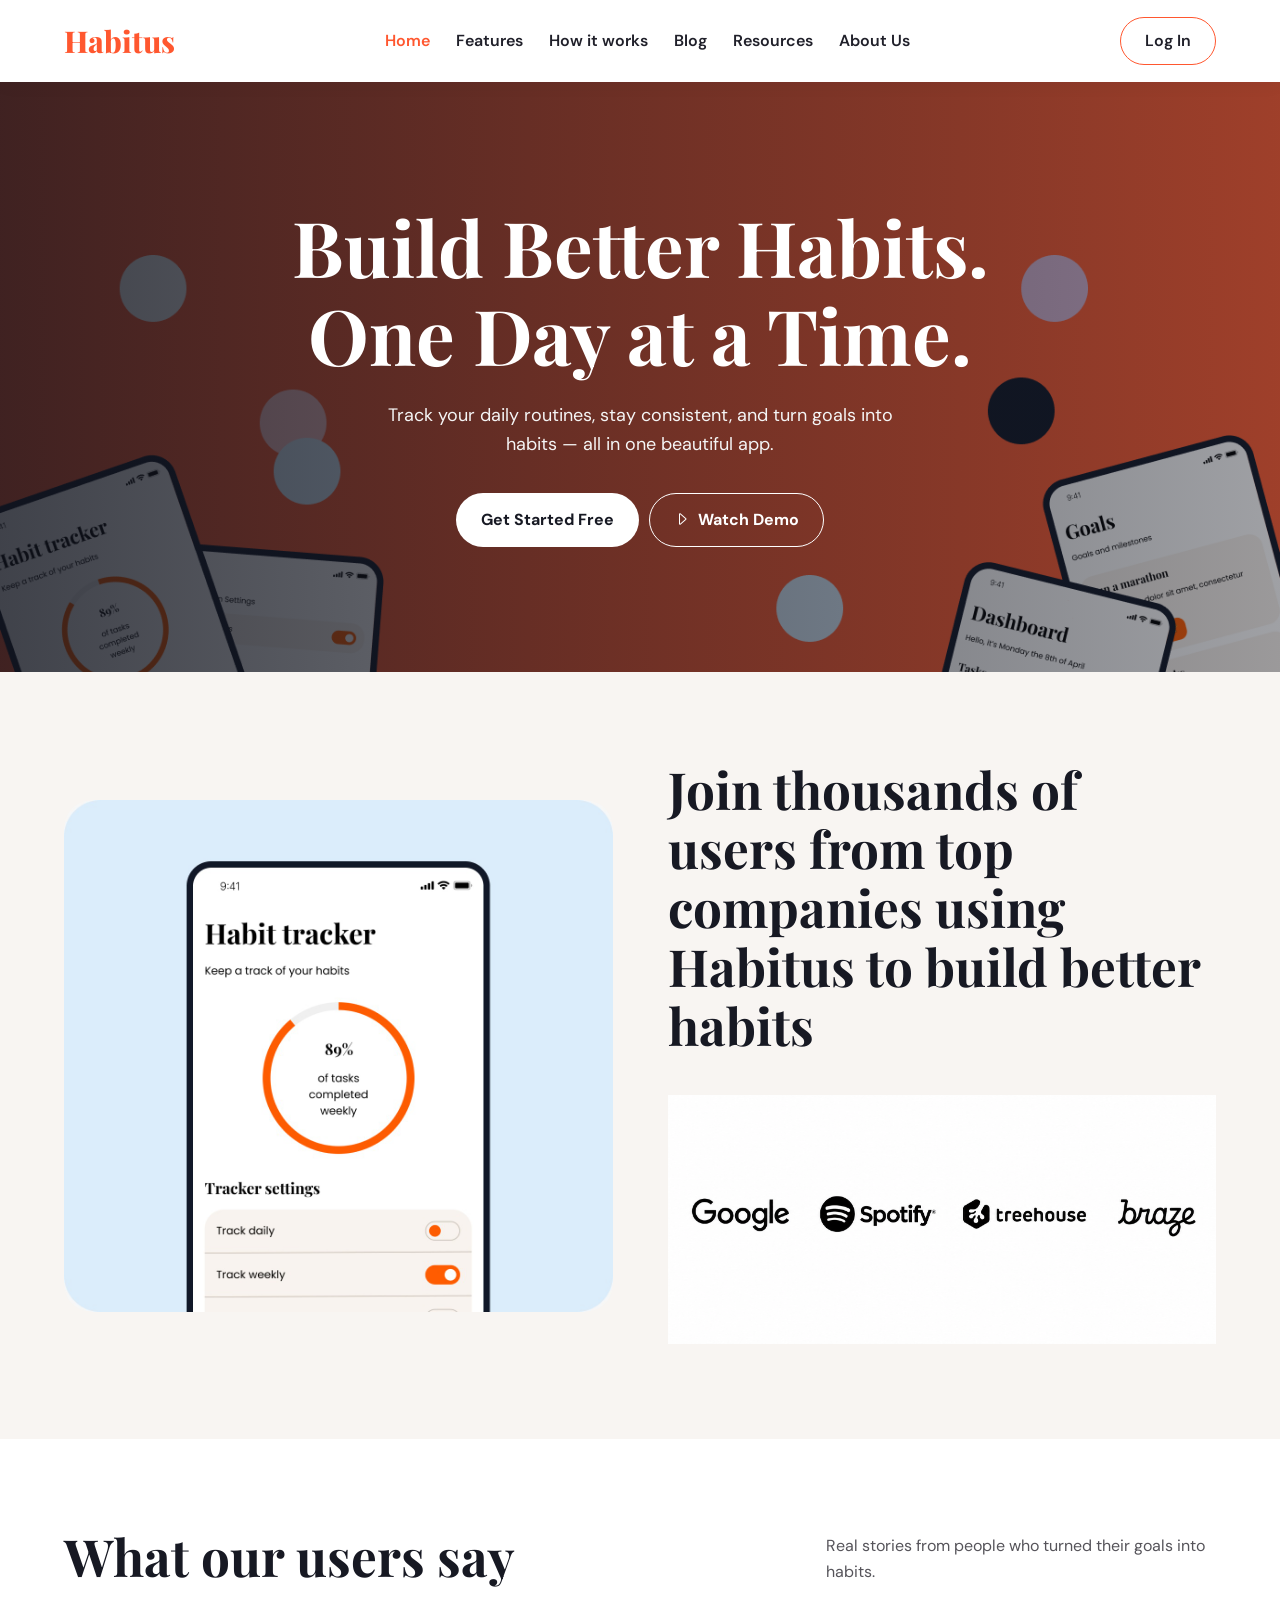
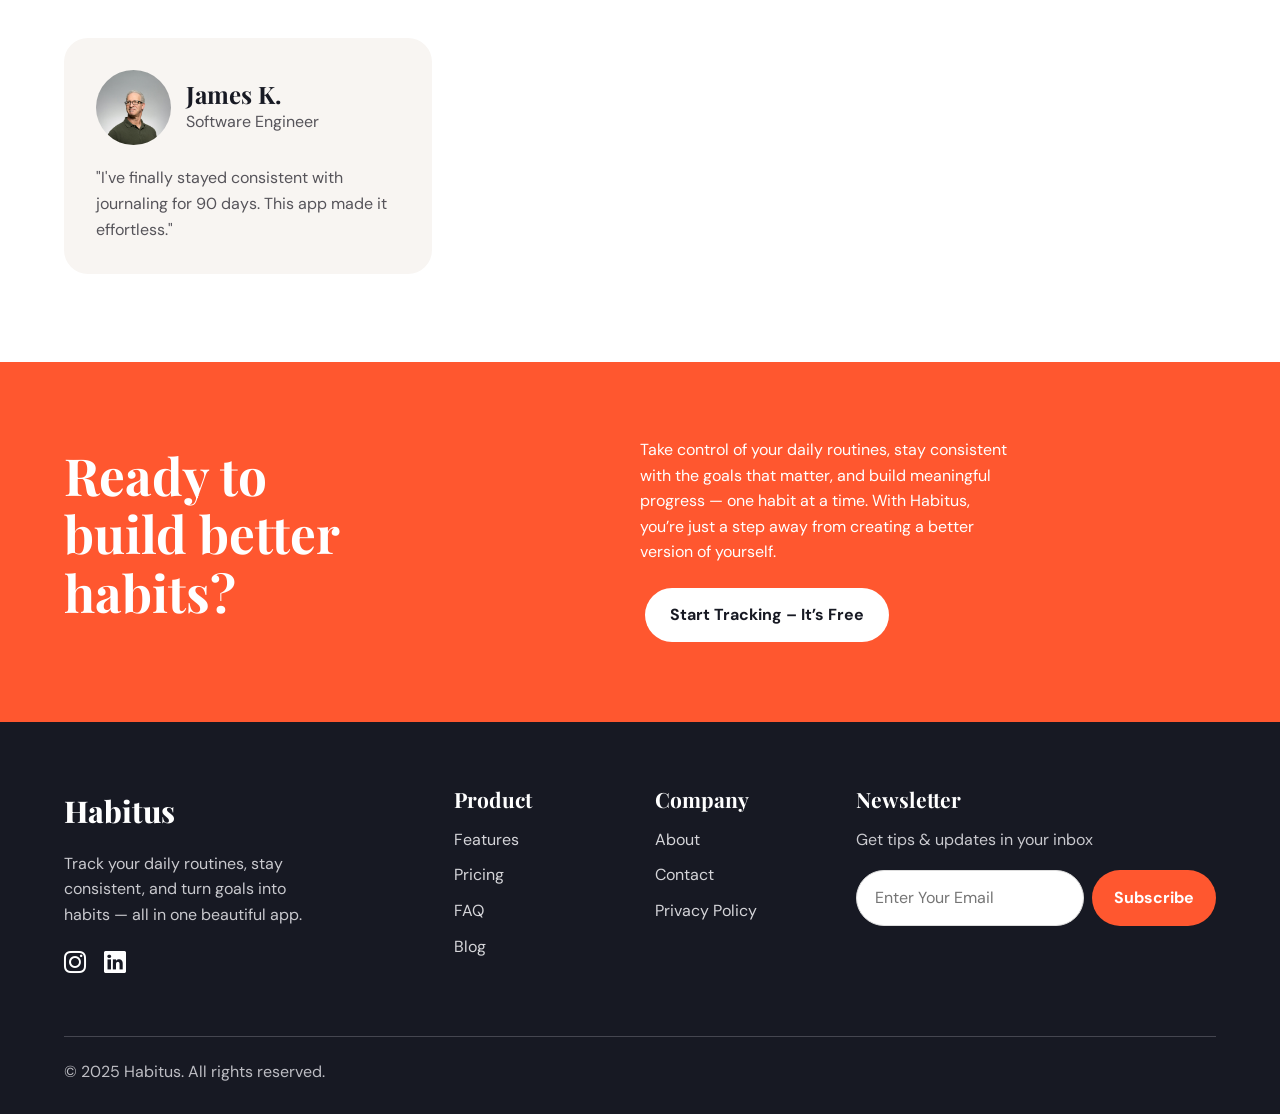
<file: index.html>
<!doctype html><html lang="en"><head><meta charset="utf-8"><meta name="viewport" content="width=device-width, initial-scale=1"><title>Home | Habitus</title><link rel="preconnect" href="https://fonts.googleapis.com"><link rel="preconnect" href="https://fonts.gstatic.com" crossorigin><link href="https://fonts.googleapis.com/css2?family=DM+Sans:wght@400;500;600;700&family=Playfair+Display:wght@600;700;800&display=swap" rel="stylesheet"><link rel="stylesheet" href="https://cdn.jsdelivr.net/npm/bootstrap-icons@1.13.1/font/bootstrap-icons.min.css"><link rel="stylesheet" href="style.css"></head><body><header class="site-header"><nav class="nav wrap"><a class="brand" href="index.html">Habitus</a><button class="menu-toggle" aria-label="Toggle navigation" aria-expanded="false">☰</button><ul class="nav-links"><li><a class="active" href="index.html">Home</a></li><li><a class="" href="features.html">Features</a></li><li><a class="" href="how-it-works.html">How it works</a></li><li><a class="" href="blog.html">Blog</a></li><li><a class="" href="resources.html">Resources</a></li><li><a class="" href="about.html">About Us</a></li></ul><a class="login" href="contact.html">Log In</a></nav></header><main><section class="hero"><div class="wrap hero-content"><h1>Build Better Habits.<br>One Day at a Time.</h1><p>Track your daily routines, stay consistent, and turn goals into<br class="desktop"> habits — all in one beautiful app.</p><a class="btn btn-light" href="pricing.html">Get Started Free</a><a class="btn btn-outline" href="how-it-works.html"><i class="bi bi-caret-right"></i> Watch Demo</a></div></section><section class="section soft"><div class="wrap split"><img class="company-img" src="habit tracker.jpeg" alt="Habit Tracker"><div><h2>Join thousands of users from top companies using Habitus to build better habits</h2><img class="logos" src="all logos.png" alt="Company logos"></div></div></section><section class="section"><div class="wrap"><div class="section-heading"><h2>What our users say</h2><p>Real stories from people who turned their goals into habits.</p></div><div class="cards"><article class="card review"><img src="james k.jpg" alt="James K."><div><h3>James K.</h3><p>Software Engineer</p></div><p class="quote">"I've finally stayed consistent with journaling for 90 days. This app made it effortless."</p></article></div></div></section><section class="cta"><div class="wrap cta-inner"><h2>Ready to<br>build better<br>habits?</h2><div><p>Take control of your daily routines, stay consistent<br>with the goals that matter, and build meaningful<br>progress — one habit at a time. With Habitus,<br>you’re just a step away from creating a better<br>version of yourself.</p><a class="btn btn-light" href="pricing.html">Start Tracking – It’s Free</a></div></div></section></main><footer class="footer"><div class="wrap footer-grid"><div><a class="brand" href="index.html">Habitus</a><p>Track your daily routines, stay<br> consistent, and turn goals into<br> habits — all in one beautiful app.</p><div class="social"><i class="bi bi-instagram"></i><i class="bi bi-linkedin"></i></div></div><div><h3>Product</h3><a href="features.html">Features</a><a href="pricing.html">Pricing</a><a href="faq.html">FAQ</a><a href="blog.html">Blog</a></div><div><h3>Company</h3><a href="about.html">About</a><a href="contact.html">Contact</a><a href="contact.html">Privacy Policy</a></div><div><h3>Newsletter</h3><p>Get tips &amp; updates in your inbox</p><form class="newsletter"><input type="email" placeholder="Enter Your Email" aria-label="Enter Your Email"><button type="submit">Subscribe</button></form></div><div class="copyright">© 2025 Habitus. All rights reserved.</div></div></footer><script src="script.js"></script></body></html>
</file>
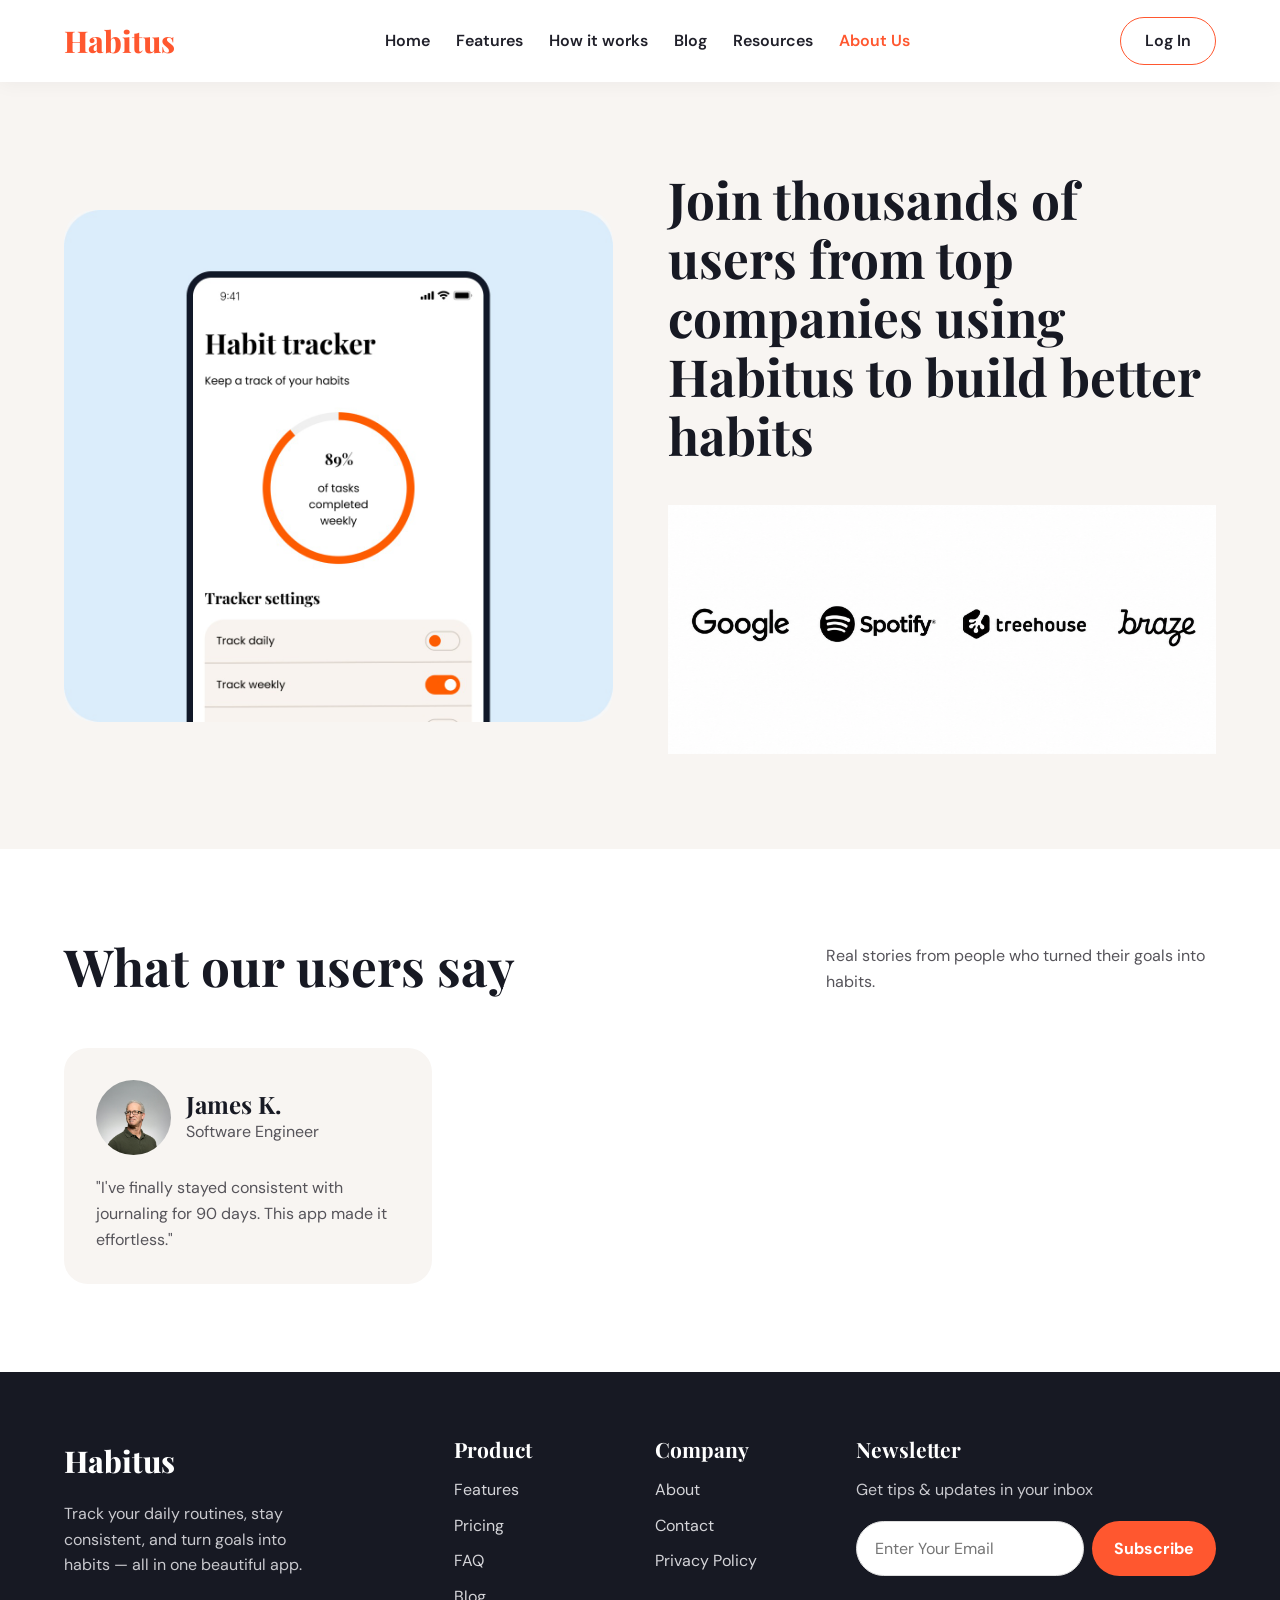
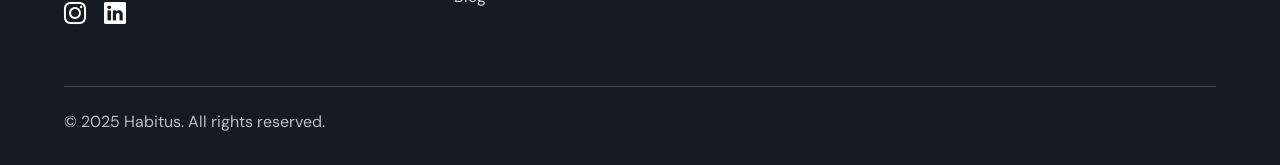
<file: about.html>
<!doctype html><html lang="en"><head><meta charset="utf-8"><meta name="viewport" content="width=device-width, initial-scale=1"><title>About Us | Habitus</title><link rel="preconnect" href="https://fonts.googleapis.com"><link rel="preconnect" href="https://fonts.gstatic.com" crossorigin><link href="https://fonts.googleapis.com/css2?family=DM+Sans:wght@400;500;600;700&family=Playfair+Display:wght@600;700;800&display=swap" rel="stylesheet"><link rel="stylesheet" href="https://cdn.jsdelivr.net/npm/bootstrap-icons@1.13.1/font/bootstrap-icons.min.css"><link rel="stylesheet" href="style.css"></head><body><header class="site-header"><nav class="nav wrap"><a class="brand" href="index.html">Habitus</a><button class="menu-toggle" aria-label="Toggle navigation" aria-expanded="false">☰</button><ul class="nav-links"><li><a class="" href="index.html">Home</a></li><li><a class="" href="features.html">Features</a></li><li><a class="" href="how-it-works.html">How it works</a></li><li><a class="" href="blog.html">Blog</a></li><li><a class="" href="resources.html">Resources</a></li><li><a class="active" href="about.html">About Us</a></li></ul><a class="login" href="contact.html">Log In</a></nav></header><main><section class="section soft"><div class="wrap split"><img class="company-img" src="habit tracker.jpeg" alt="Habit Tracker"><div><h2>Join thousands of users from top companies using Habitus to build better habits</h2><img class="logos" src="all logos.png" alt="Company logos"></div></div></section><section class="section"><div class="wrap"><div class="section-heading"><h2>What our users say</h2><p>Real stories from people who turned their goals into habits.</p></div><div class="cards"><article class="card review"><img src="james k.jpg" alt="James K."><div><h3>James K.</h3><p>Software Engineer</p></div><p class="quote">"I've finally stayed consistent with journaling for 90 days. This app made it effortless."</p></article></div></div></section></main><footer class="footer"><div class="wrap footer-grid"><div><a class="brand" href="index.html">Habitus</a><p>Track your daily routines, stay<br> consistent, and turn goals into<br> habits — all in one beautiful app.</p><div class="social"><i class="bi bi-instagram"></i><i class="bi bi-linkedin"></i></div></div><div><h3>Product</h3><a href="features.html">Features</a><a href="pricing.html">Pricing</a><a href="faq.html">FAQ</a><a href="blog.html">Blog</a></div><div><h3>Company</h3><a href="about.html">About</a><a href="contact.html">Contact</a><a href="contact.html">Privacy Policy</a></div><div><h3>Newsletter</h3><p>Get tips &amp; updates in your inbox</p><form class="newsletter"><input type="email" placeholder="Enter Your Email" aria-label="Enter Your Email"><button type="submit">Subscribe</button></form></div><div class="copyright">© 2025 Habitus. All rights reserved.</div></div></footer><script src="script.js"></script></body></html>
</file>
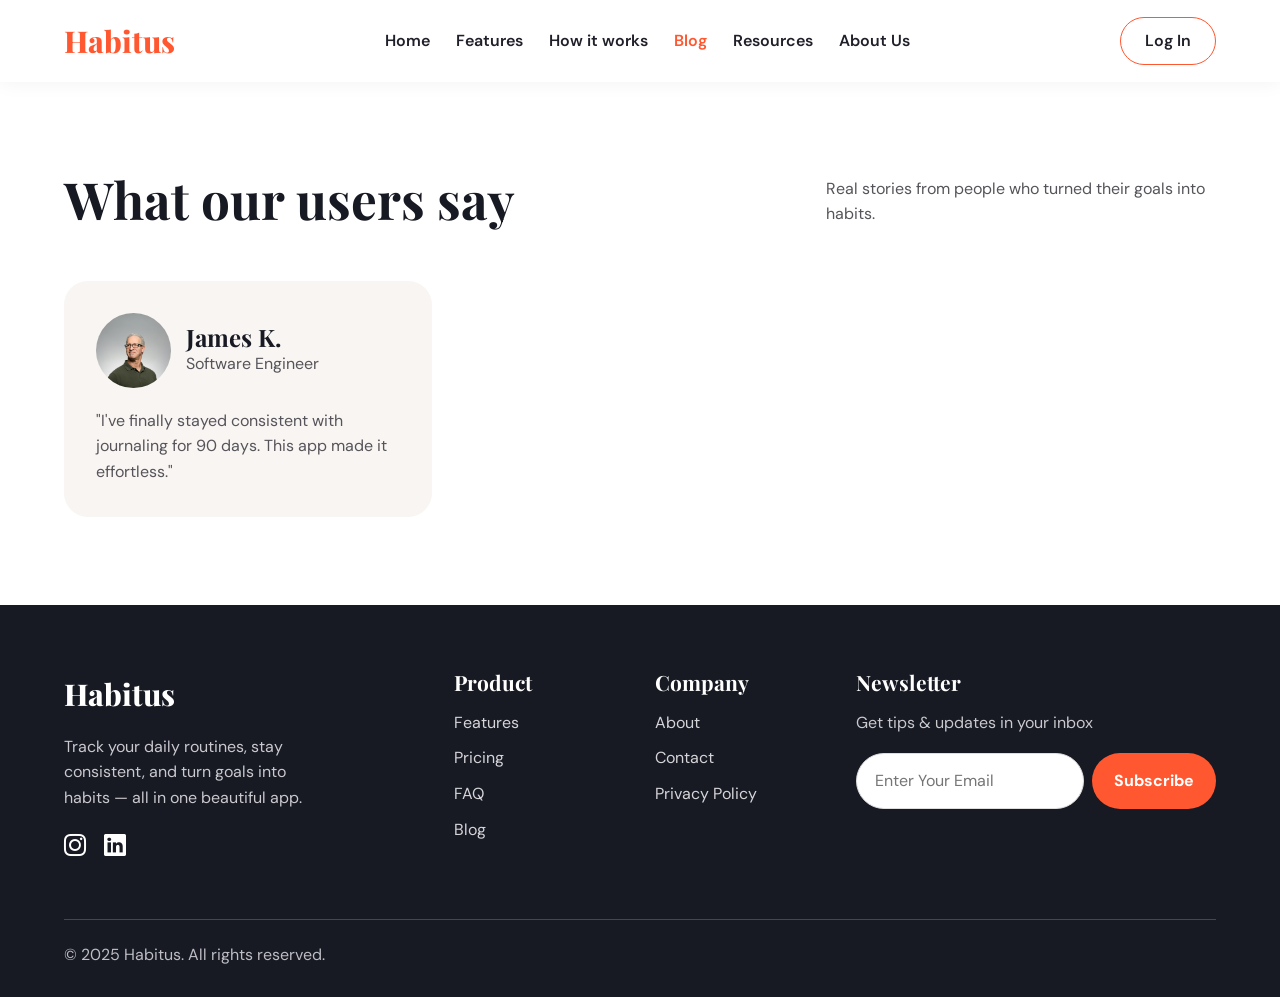
<file: blog.html>
<!doctype html><html lang="en"><head><meta charset="utf-8"><meta name="viewport" content="width=device-width, initial-scale=1"><title>Blog | Habitus</title><link rel="preconnect" href="https://fonts.googleapis.com"><link rel="preconnect" href="https://fonts.gstatic.com" crossorigin><link href="https://fonts.googleapis.com/css2?family=DM+Sans:wght@400;500;600;700&family=Playfair+Display:wght@600;700;800&display=swap" rel="stylesheet"><link rel="stylesheet" href="https://cdn.jsdelivr.net/npm/bootstrap-icons@1.13.1/font/bootstrap-icons.min.css"><link rel="stylesheet" href="style.css"></head><body><header class="site-header"><nav class="nav wrap"><a class="brand" href="index.html">Habitus</a><button class="menu-toggle" aria-label="Toggle navigation" aria-expanded="false">☰</button><ul class="nav-links"><li><a class="" href="index.html">Home</a></li><li><a class="" href="features.html">Features</a></li><li><a class="" href="how-it-works.html">How it works</a></li><li><a class="active" href="blog.html">Blog</a></li><li><a class="" href="resources.html">Resources</a></li><li><a class="" href="about.html">About Us</a></li></ul><a class="login" href="contact.html">Log In</a></nav></header><main><section class="section"><div class="wrap"><div class="section-heading"><h2>What our users say</h2><p>Real stories from people who turned their goals into habits.</p></div><div class="cards"><article class="card review"><img src="james k.jpg" alt="James K."><div><h3>James K.</h3><p>Software Engineer</p></div><p class="quote">"I've finally stayed consistent with journaling for 90 days. This app made it effortless."</p></article></div></div></section></main><footer class="footer"><div class="wrap footer-grid"><div><a class="brand" href="index.html">Habitus</a><p>Track your daily routines, stay<br> consistent, and turn goals into<br> habits — all in one beautiful app.</p><div class="social"><i class="bi bi-instagram"></i><i class="bi bi-linkedin"></i></div></div><div><h3>Product</h3><a href="features.html">Features</a><a href="pricing.html">Pricing</a><a href="faq.html">FAQ</a><a href="blog.html">Blog</a></div><div><h3>Company</h3><a href="about.html">About</a><a href="contact.html">Contact</a><a href="contact.html">Privacy Policy</a></div><div><h3>Newsletter</h3><p>Get tips &amp; updates in your inbox</p><form class="newsletter"><input type="email" placeholder="Enter Your Email" aria-label="Enter Your Email"><button type="submit">Subscribe</button></form></div><div class="copyright">© 2025 Habitus. All rights reserved.</div></div></footer><script src="script.js"></script></body></html>
</file>
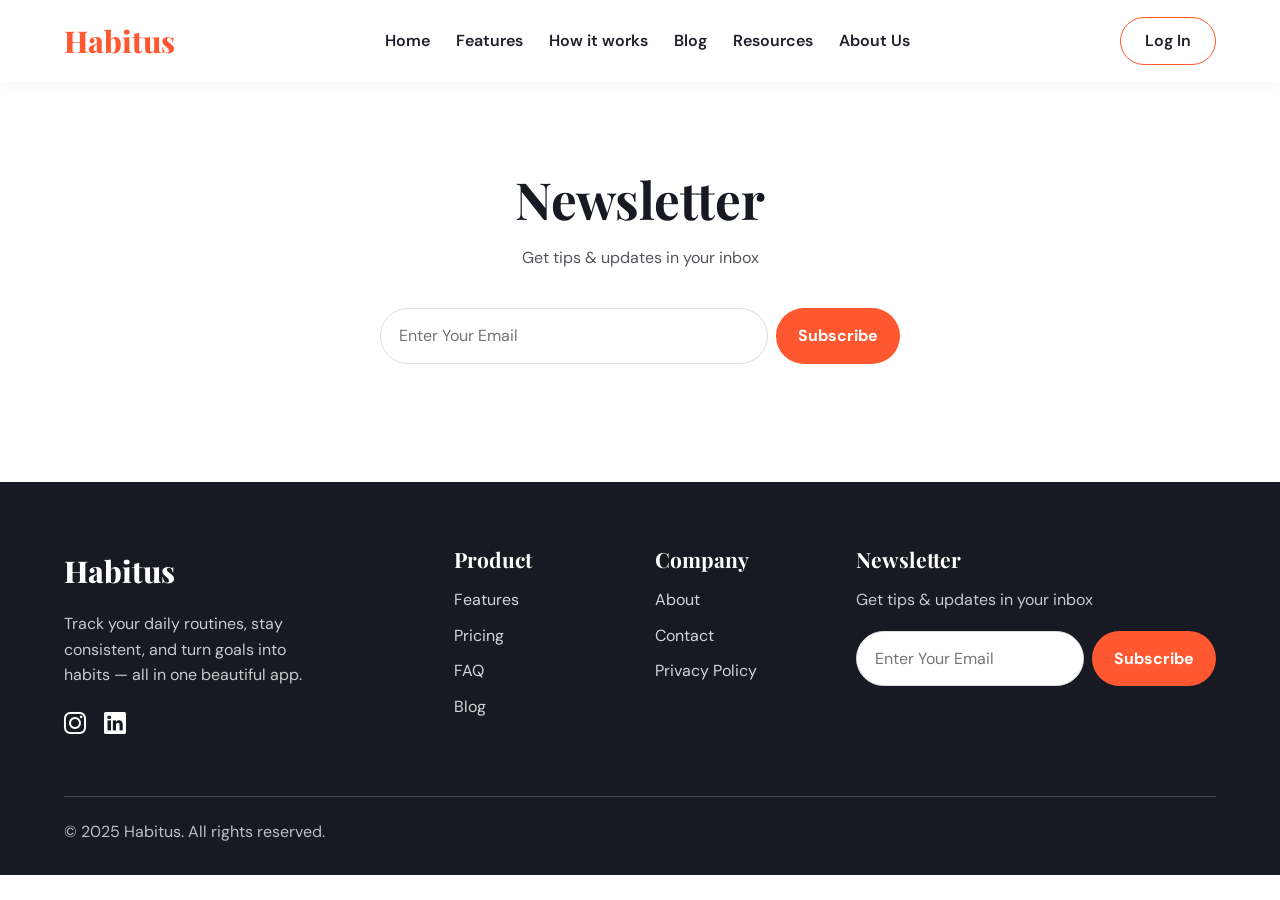
<file: contact.html>
<!doctype html><html lang="en"><head><meta charset="utf-8"><meta name="viewport" content="width=device-width, initial-scale=1"><title>Contact | Habitus</title><link rel="preconnect" href="https://fonts.googleapis.com"><link rel="preconnect" href="https://fonts.gstatic.com" crossorigin><link href="https://fonts.googleapis.com/css2?family=DM+Sans:wght@400;500;600;700&family=Playfair+Display:wght@600;700;800&display=swap" rel="stylesheet"><link rel="stylesheet" href="https://cdn.jsdelivr.net/npm/bootstrap-icons@1.13.1/font/bootstrap-icons.min.css"><link rel="stylesheet" href="style.css"></head><body><header class="site-header"><nav class="nav wrap"><a class="brand" href="index.html">Habitus</a><button class="menu-toggle" aria-label="Toggle navigation" aria-expanded="false">☰</button><ul class="nav-links"><li><a class="" href="index.html">Home</a></li><li><a class="" href="features.html">Features</a></li><li><a class="" href="how-it-works.html">How it works</a></li><li><a class="" href="blog.html">Blog</a></li><li><a class="" href="resources.html">Resources</a></li><li><a class="" href="about.html">About Us</a></li></ul><a class="login" href="contact.html">Log In</a></nav></header><main><section class="section"><div class="wrap center"><h2>Newsletter</h2><p>Get tips &amp; updates in your inbox</p><form class="contact-form newsletter"><input type="email" placeholder="Enter Your Email" aria-label="Enter Your Email"><button type="submit">Subscribe</button></form></div></section></main><footer class="footer"><div class="wrap footer-grid"><div><a class="brand" href="index.html">Habitus</a><p>Track your daily routines, stay<br> consistent, and turn goals into<br> habits — all in one beautiful app.</p><div class="social"><i class="bi bi-instagram"></i><i class="bi bi-linkedin"></i></div></div><div><h3>Product</h3><a href="features.html">Features</a><a href="pricing.html">Pricing</a><a href="faq.html">FAQ</a><a href="blog.html">Blog</a></div><div><h3>Company</h3><a href="about.html">About</a><a href="contact.html">Contact</a><a href="contact.html">Privacy Policy</a></div><div><h3>Newsletter</h3><p>Get tips &amp; updates in your inbox</p><form class="newsletter"><input type="email" placeholder="Enter Your Email" aria-label="Enter Your Email"><button type="submit">Subscribe</button></form></div><div class="copyright">© 2025 Habitus. All rights reserved.</div></div></footer><script src="script.js"></script></body></html>
</file>
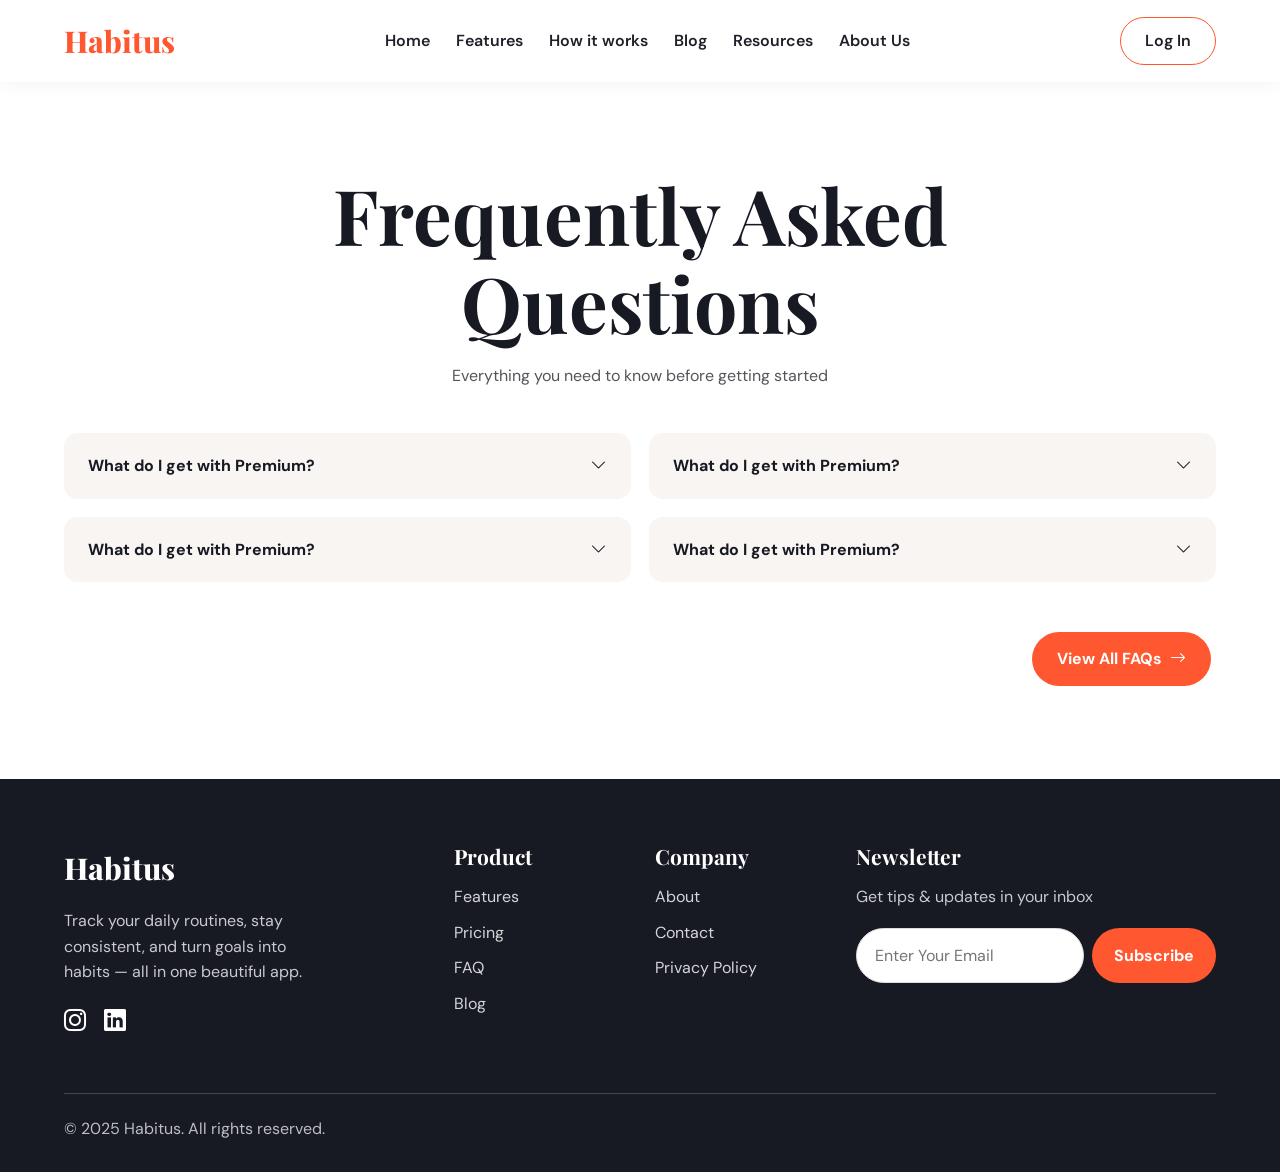
<file: faq.html>
<!doctype html><html lang="en"><head><meta charset="utf-8"><meta name="viewport" content="width=device-width, initial-scale=1"><title>FAQ | Habitus</title><link rel="preconnect" href="https://fonts.googleapis.com"><link rel="preconnect" href="https://fonts.gstatic.com" crossorigin><link href="https://fonts.googleapis.com/css2?family=DM+Sans:wght@400;500;600;700&family=Playfair+Display:wght@600;700;800&display=swap" rel="stylesheet"><link rel="stylesheet" href="https://cdn.jsdelivr.net/npm/bootstrap-icons@1.13.1/font/bootstrap-icons.min.css"><link rel="stylesheet" href="style.css"></head><body><header class="site-header"><nav class="nav wrap"><a class="brand" href="index.html">Habitus</a><button class="menu-toggle" aria-label="Toggle navigation" aria-expanded="false">☰</button><ul class="nav-links"><li><a class="" href="index.html">Home</a></li><li><a class="" href="features.html">Features</a></li><li><a class="" href="how-it-works.html">How it works</a></li><li><a class="" href="blog.html">Blog</a></li><li><a class="" href="resources.html">Resources</a></li><li><a class="" href="about.html">About Us</a></li></ul><a class="login" href="contact.html">Log In</a></nav></header><main><section class="section"><div class="wrap"><div class="center"><h1>Frequently Asked<br>Questions</h1><p>Everything you need to know before getting started</p></div><div class="faq-grid"><details class="faq-item"><summary>What do I get with Premium?<i class="bi bi-chevron-down"></i></summary><p>What do I get with Premium?</p></details><details class="faq-item"><summary>What do I get with Premium?<i class="bi bi-chevron-down"></i></summary><p>What do I get with Premium?</p></details><details class="faq-item"><summary>What do I get with Premium?<i class="bi bi-chevron-down"></i></summary><p>What do I get with Premium?</p></details><details class="faq-item"><summary>What do I get with Premium?<i class="bi bi-chevron-down"></i></summary><p>What do I get with Premium?</p></details></div><div class="right"><a class="btn btn-orange" href="faq.html">View All FAQs <i class="bi bi-arrow-right"></i></a></div></div></section></main><footer class="footer"><div class="wrap footer-grid"><div><a class="brand" href="index.html">Habitus</a><p>Track your daily routines, stay<br> consistent, and turn goals into<br> habits — all in one beautiful app.</p><div class="social"><i class="bi bi-instagram"></i><i class="bi bi-linkedin"></i></div></div><div><h3>Product</h3><a href="features.html">Features</a><a href="pricing.html">Pricing</a><a href="faq.html">FAQ</a><a href="blog.html">Blog</a></div><div><h3>Company</h3><a href="about.html">About</a><a href="contact.html">Contact</a><a href="contact.html">Privacy Policy</a></div><div><h3>Newsletter</h3><p>Get tips &amp; updates in your inbox</p><form class="newsletter"><input type="email" placeholder="Enter Your Email" aria-label="Enter Your Email"><button type="submit">Subscribe</button></form></div><div class="copyright">© 2025 Habitus. All rights reserved.</div></div></footer><script src="script.js"></script></body></html>
</file>
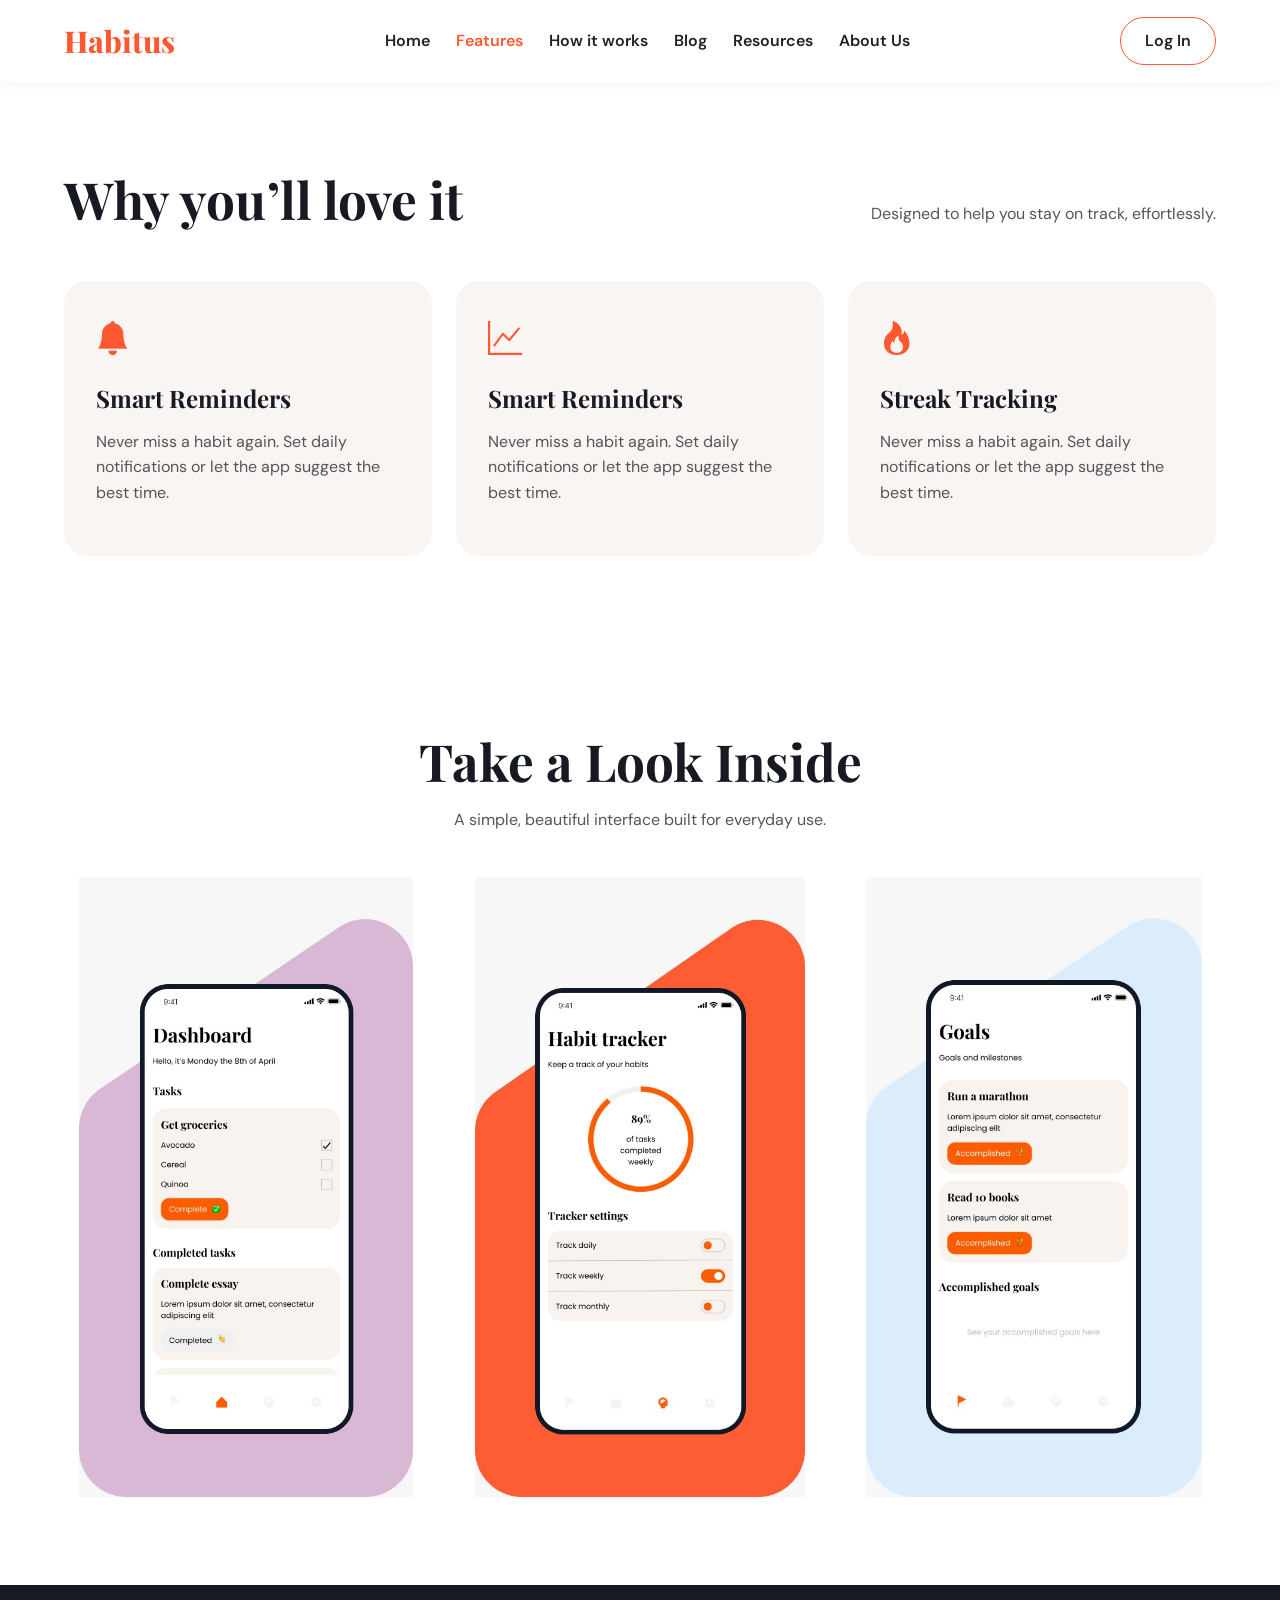
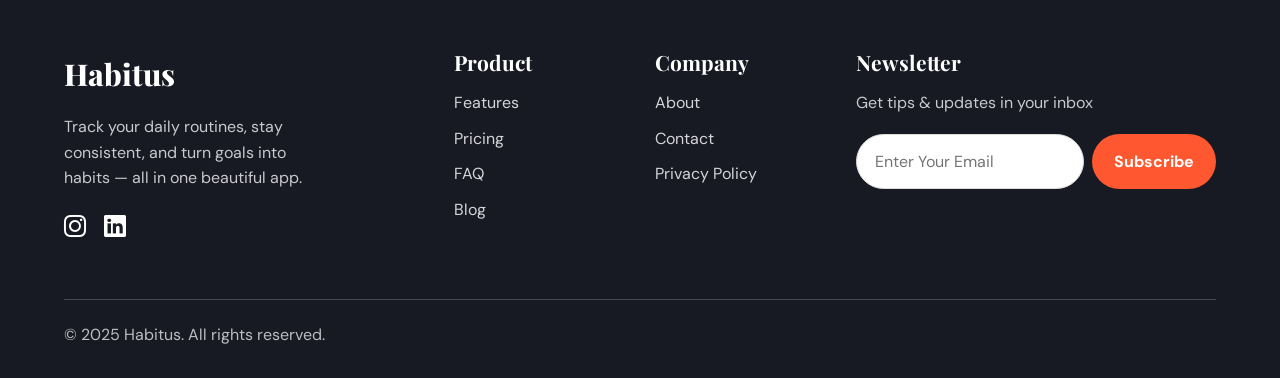
<file: features.html>
<!doctype html><html lang="en"><head><meta charset="utf-8"><meta name="viewport" content="width=device-width, initial-scale=1"><title>Features | Habitus</title><link rel="preconnect" href="https://fonts.googleapis.com"><link rel="preconnect" href="https://fonts.gstatic.com" crossorigin><link href="https://fonts.googleapis.com/css2?family=DM+Sans:wght@400;500;600;700&family=Playfair+Display:wght@600;700;800&display=swap" rel="stylesheet"><link rel="stylesheet" href="https://cdn.jsdelivr.net/npm/bootstrap-icons@1.13.1/font/bootstrap-icons.min.css"><link rel="stylesheet" href="style.css"></head><body><header class="site-header"><nav class="nav wrap"><a class="brand" href="index.html">Habitus</a><button class="menu-toggle" aria-label="Toggle navigation" aria-expanded="false">☰</button><ul class="nav-links"><li><a class="" href="index.html">Home</a></li><li><a class="active" href="features.html">Features</a></li><li><a class="" href="how-it-works.html">How it works</a></li><li><a class="" href="blog.html">Blog</a></li><li><a class="" href="resources.html">Resources</a></li><li><a class="" href="about.html">About Us</a></li></ul><a class="login" href="contact.html">Log In</a></nav></header><main><section class="section"><div class="wrap"><div class="section-heading"><h2>Why you’ll love it</h2><p>Designed to help you stay on track, effortlessly.</p></div><div class="cards three"><article class="card"><i class="bi bi-bell-fill"></i><h3>Smart Reminders</h3><p>Never miss a habit again. Set daily notifications or let the app suggest the best time.</p></article><article class="card"><i class="bi bi-graph-up"></i><h3>Smart Reminders</h3><p>Never miss a habit again. Set daily notifications or let the app suggest the best time.</p></article><article class="card"><i class="bi bi-fire"></i><h3>Streak Tracking</h3><p>Never miss a habit again. Set daily notifications or let the app suggest the best time.</p></article></div></div></section><section class="section"><div class="wrap"><div class="center"><h2>Take a Look Inside</h2><p>A simple, beautiful interface built for everyday use.</p></div><div class="screens"><img src="dashboard.jpeg" alt="Dashboard"><img src="habit.jpeg" alt="Habit tracker"><img src="goals.jpeg" alt="Goals"></div></div></section></main><footer class="footer"><div class="wrap footer-grid"><div><a class="brand" href="index.html">Habitus</a><p>Track your daily routines, stay<br> consistent, and turn goals into<br> habits — all in one beautiful app.</p><div class="social"><i class="bi bi-instagram"></i><i class="bi bi-linkedin"></i></div></div><div><h3>Product</h3><a href="features.html">Features</a><a href="pricing.html">Pricing</a><a href="faq.html">FAQ</a><a href="blog.html">Blog</a></div><div><h3>Company</h3><a href="about.html">About</a><a href="contact.html">Contact</a><a href="contact.html">Privacy Policy</a></div><div><h3>Newsletter</h3><p>Get tips &amp; updates in your inbox</p><form class="newsletter"><input type="email" placeholder="Enter Your Email" aria-label="Enter Your Email"><button type="submit">Subscribe</button></form></div><div class="copyright">© 2025 Habitus. All rights reserved.</div></div></footer><script src="script.js"></script></body></html>
</file>
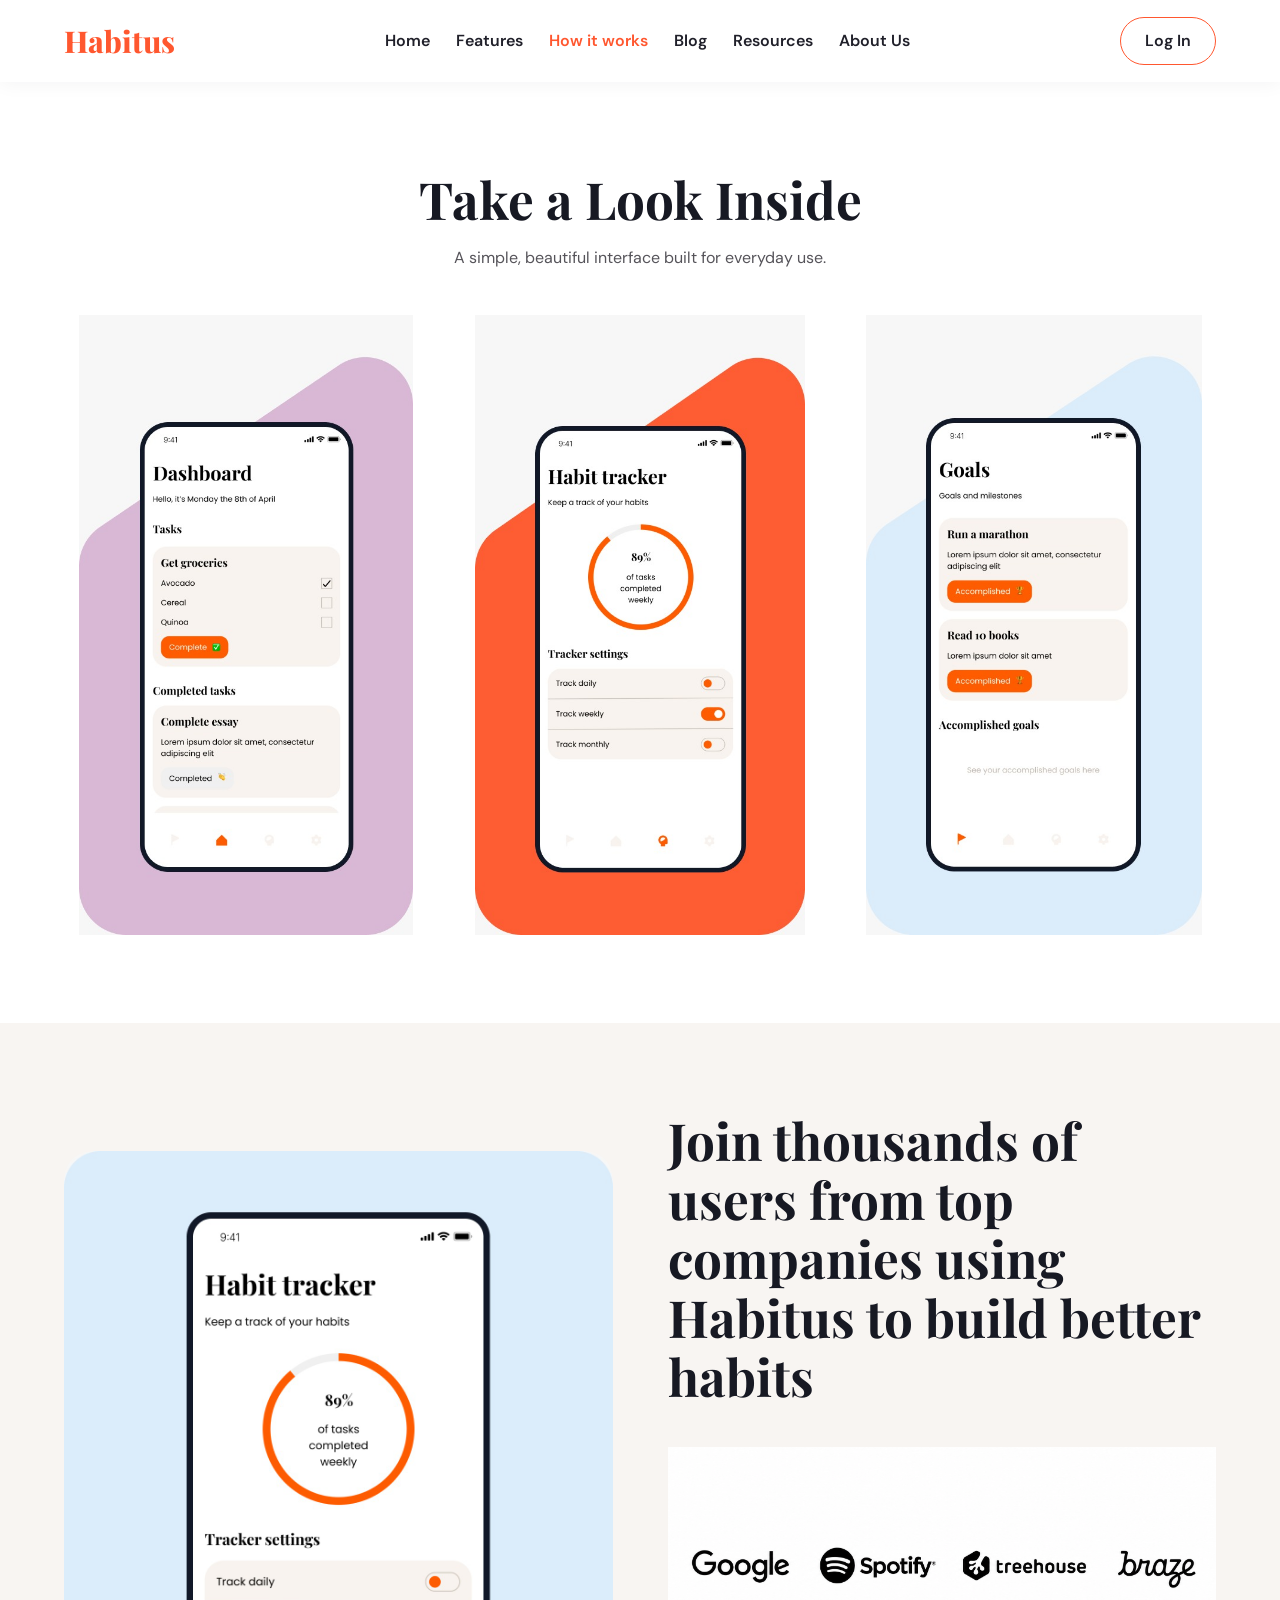
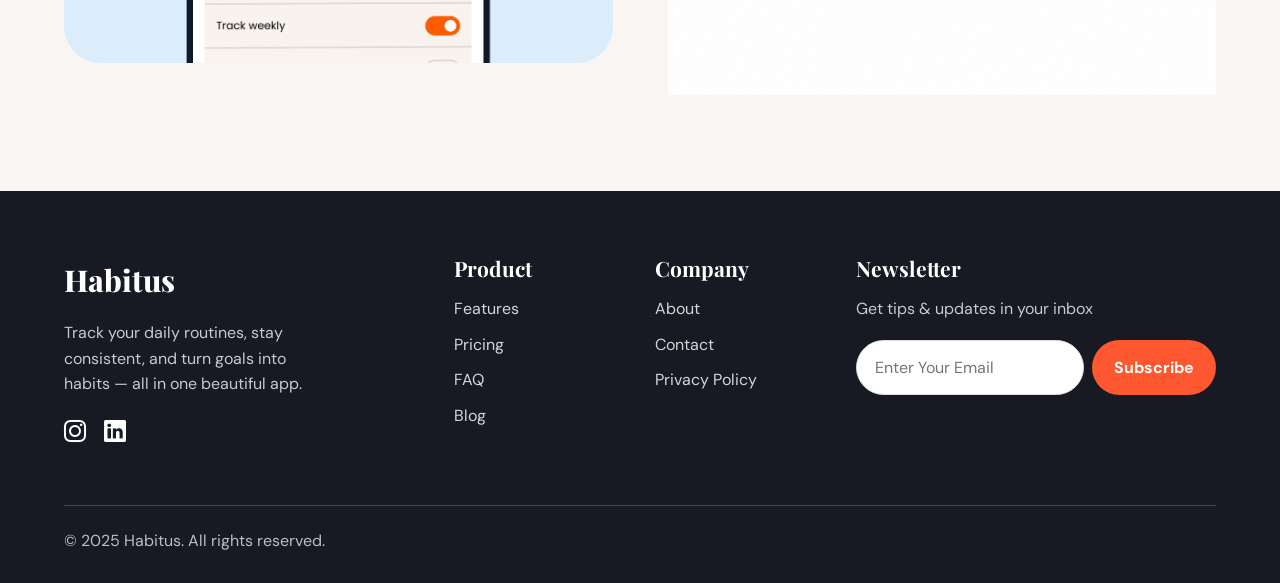
<file: how-it-works.html>
<!doctype html><html lang="en"><head><meta charset="utf-8"><meta name="viewport" content="width=device-width, initial-scale=1"><title>How it works | Habitus</title><link rel="preconnect" href="https://fonts.googleapis.com"><link rel="preconnect" href="https://fonts.gstatic.com" crossorigin><link href="https://fonts.googleapis.com/css2?family=DM+Sans:wght@400;500;600;700&family=Playfair+Display:wght@600;700;800&display=swap" rel="stylesheet"><link rel="stylesheet" href="https://cdn.jsdelivr.net/npm/bootstrap-icons@1.13.1/font/bootstrap-icons.min.css"><link rel="stylesheet" href="style.css"></head><body><header class="site-header"><nav class="nav wrap"><a class="brand" href="index.html">Habitus</a><button class="menu-toggle" aria-label="Toggle navigation" aria-expanded="false">☰</button><ul class="nav-links"><li><a class="" href="index.html">Home</a></li><li><a class="" href="features.html">Features</a></li><li><a class="active" href="how-it-works.html">How it works</a></li><li><a class="" href="blog.html">Blog</a></li><li><a class="" href="resources.html">Resources</a></li><li><a class="" href="about.html">About Us</a></li></ul><a class="login" href="contact.html">Log In</a></nav></header><main><section class="section"><div class="wrap"><div class="center"><h2>Take a Look Inside</h2><p>A simple, beautiful interface built for everyday use.</p></div><div class="screens"><img src="dashboard.jpeg" alt="Dashboard"><img src="habit.jpeg" alt="Habit tracker"><img src="goals.jpeg" alt="Goals"></div></div></section><section class="section soft"><div class="wrap split"><img class="company-img" src="habit tracker.jpeg" alt="Habit Tracker"><div><h2>Join thousands of users from top companies using Habitus to build better habits</h2><img class="logos" src="all logos.png" alt="Company logos"></div></div></section></main><footer class="footer"><div class="wrap footer-grid"><div><a class="brand" href="index.html">Habitus</a><p>Track your daily routines, stay<br> consistent, and turn goals into<br> habits — all in one beautiful app.</p><div class="social"><i class="bi bi-instagram"></i><i class="bi bi-linkedin"></i></div></div><div><h3>Product</h3><a href="features.html">Features</a><a href="pricing.html">Pricing</a><a href="faq.html">FAQ</a><a href="blog.html">Blog</a></div><div><h3>Company</h3><a href="about.html">About</a><a href="contact.html">Contact</a><a href="contact.html">Privacy Policy</a></div><div><h3>Newsletter</h3><p>Get tips &amp; updates in your inbox</p><form class="newsletter"><input type="email" placeholder="Enter Your Email" aria-label="Enter Your Email"><button type="submit">Subscribe</button></form></div><div class="copyright">© 2025 Habitus. All rights reserved.</div></div></footer><script src="script.js"></script></body></html>
</file>
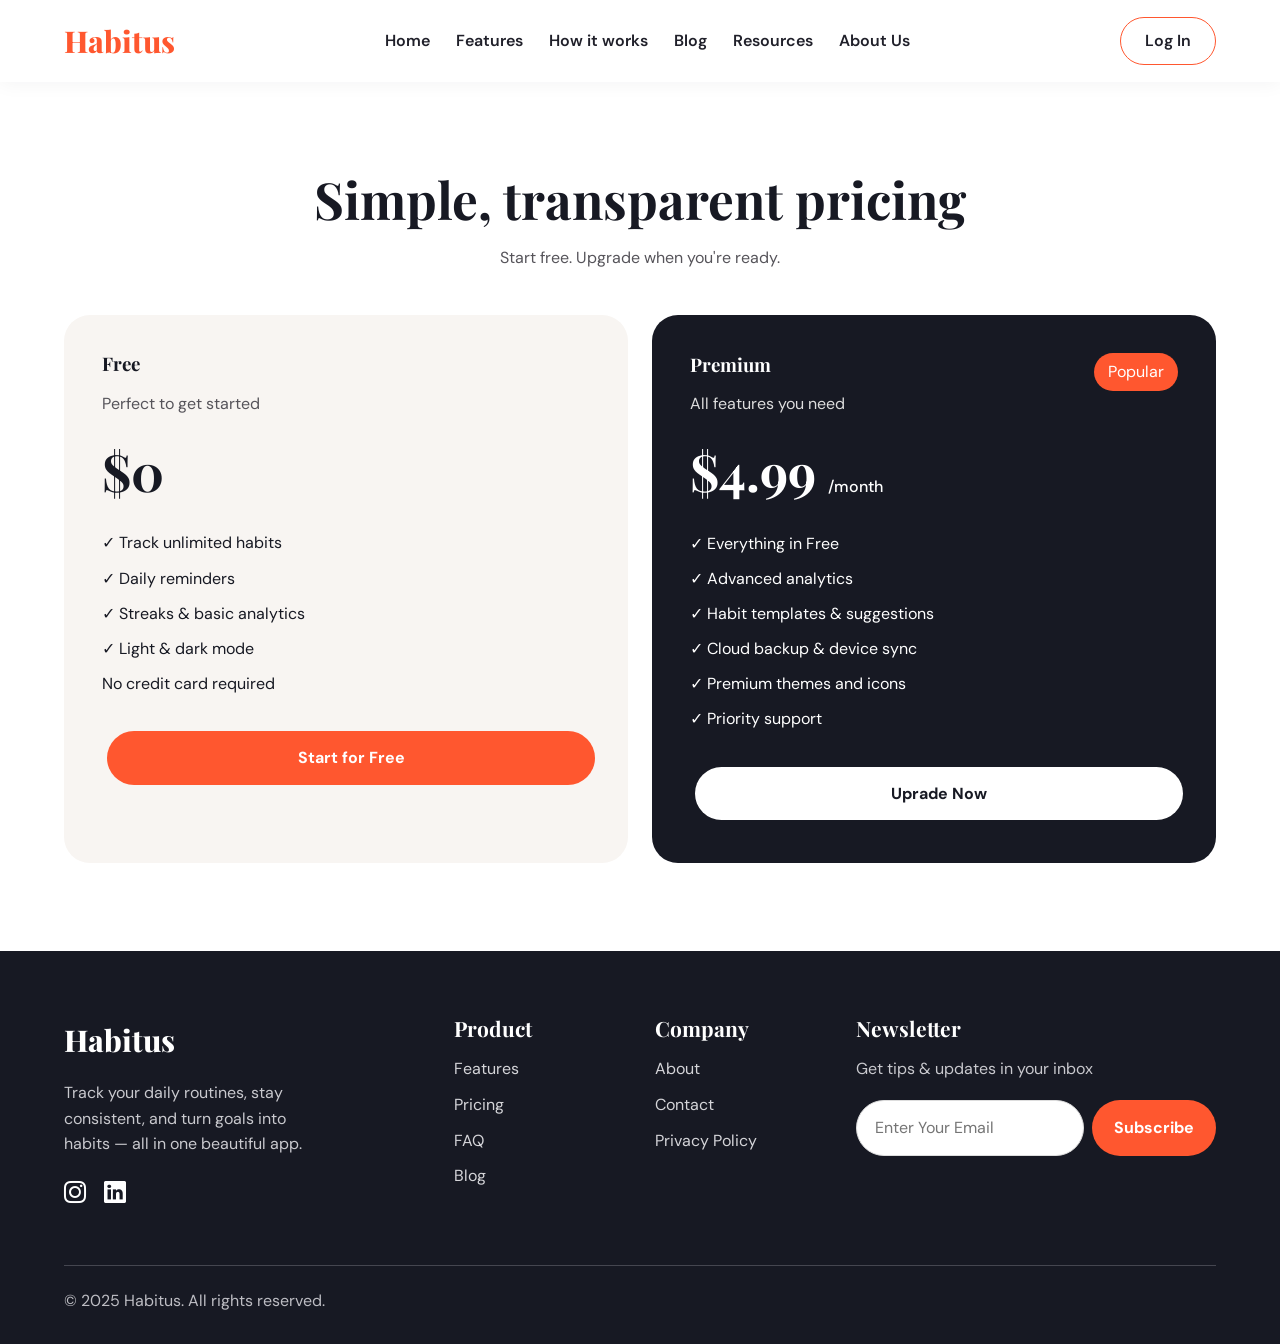
<file: pricing.html>
<!doctype html><html lang="en"><head><meta charset="utf-8"><meta name="viewport" content="width=device-width, initial-scale=1"><title>Pricing | Habitus</title><link rel="preconnect" href="https://fonts.googleapis.com"><link rel="preconnect" href="https://fonts.gstatic.com" crossorigin><link href="https://fonts.googleapis.com/css2?family=DM+Sans:wght@400;500;600;700&family=Playfair+Display:wght@600;700;800&display=swap" rel="stylesheet"><link rel="stylesheet" href="https://cdn.jsdelivr.net/npm/bootstrap-icons@1.13.1/font/bootstrap-icons.min.css"><link rel="stylesheet" href="style.css"></head><body><header class="site-header"><nav class="nav wrap"><a class="brand" href="index.html">Habitus</a><button class="menu-toggle" aria-label="Toggle navigation" aria-expanded="false">☰</button><ul class="nav-links"><li><a class="" href="index.html">Home</a></li><li><a class="" href="features.html">Features</a></li><li><a class="" href="how-it-works.html">How it works</a></li><li><a class="" href="blog.html">Blog</a></li><li><a class="" href="resources.html">Resources</a></li><li><a class="" href="about.html">About Us</a></li></ul><a class="login" href="contact.html">Log In</a></nav></header><main><section class="section" id="pricing"><div class="wrap center"><h2>Simple, transparent pricing</h2><p>Start free. Upgrade when you're ready.</p><div class="cards pricing"><article class="price-card"><h3>Free</h3><p>Perfect to get started</p><h2>$0</h2><ul><li>✓ Track unlimited habits</li><li>✓ Daily reminders</li><li>✓ Streaks &amp; basic analytics</li><li>✓ Light &amp; dark mode</li><li>No credit card required</li></ul><a class="btn btn-orange" href="contact.html">Start for Free</a></article><article class="price-card premium"><div class="price-title"><h3>Premium</h3><span>Popular</span></div><p>All features you need</p><h2>$4.99 <small>/month</small></h2><ul><li>✓ Everything in Free</li><li>✓ Advanced analytics</li><li>✓ Habit templates &amp; suggestions</li><li>✓ Cloud backup &amp; device sync</li><li>✓ Premium themes and icons</li><li>✓ Priority support</li></ul><a class="btn btn-light" href="contact.html">Uprade Now</a></article></div></div></section></main><footer class="footer"><div class="wrap footer-grid"><div><a class="brand" href="index.html">Habitus</a><p>Track your daily routines, stay<br> consistent, and turn goals into<br> habits — all in one beautiful app.</p><div class="social"><i class="bi bi-instagram"></i><i class="bi bi-linkedin"></i></div></div><div><h3>Product</h3><a href="features.html">Features</a><a href="pricing.html">Pricing</a><a href="faq.html">FAQ</a><a href="blog.html">Blog</a></div><div><h3>Company</h3><a href="about.html">About</a><a href="contact.html">Contact</a><a href="contact.html">Privacy Policy</a></div><div><h3>Newsletter</h3><p>Get tips &amp; updates in your inbox</p><form class="newsletter"><input type="email" placeholder="Enter Your Email" aria-label="Enter Your Email"><button type="submit">Subscribe</button></form></div><div class="copyright">© 2025 Habitus. All rights reserved.</div></div></footer><script src="script.js"></script></body></html>
</file>
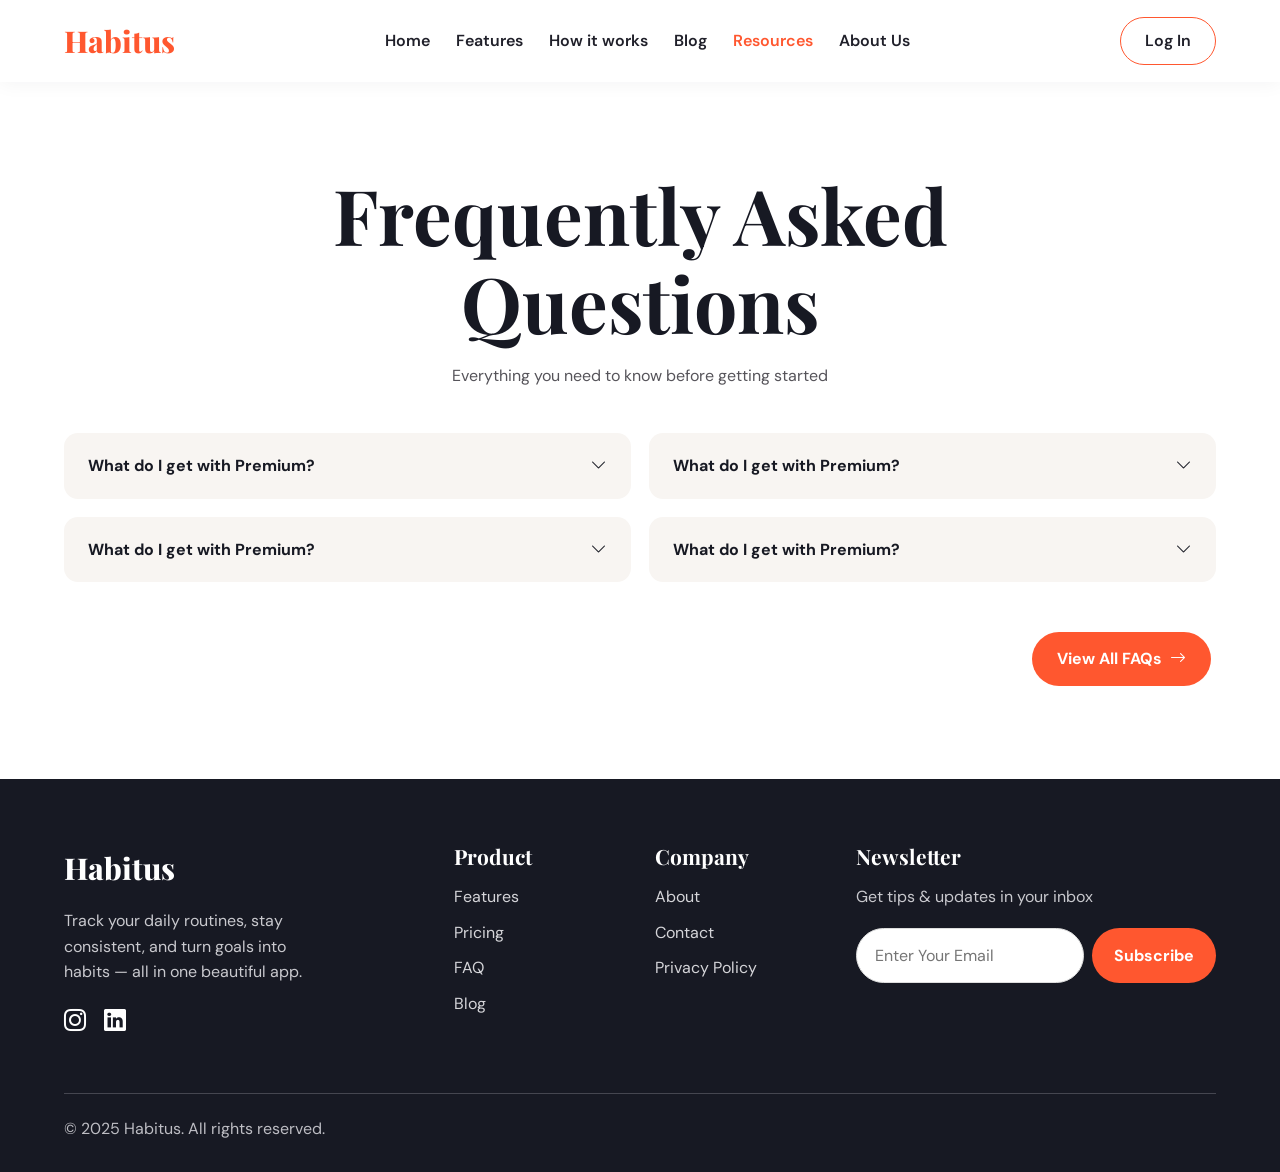
<file: resources.html>
<!doctype html><html lang="en"><head><meta charset="utf-8"><meta name="viewport" content="width=device-width, initial-scale=1"><title>Resources | Habitus</title><link rel="preconnect" href="https://fonts.googleapis.com"><link rel="preconnect" href="https://fonts.gstatic.com" crossorigin><link href="https://fonts.googleapis.com/css2?family=DM+Sans:wght@400;500;600;700&family=Playfair+Display:wght@600;700;800&display=swap" rel="stylesheet"><link rel="stylesheet" href="https://cdn.jsdelivr.net/npm/bootstrap-icons@1.13.1/font/bootstrap-icons.min.css"><link rel="stylesheet" href="style.css"></head><body><header class="site-header"><nav class="nav wrap"><a class="brand" href="index.html">Habitus</a><button class="menu-toggle" aria-label="Toggle navigation" aria-expanded="false">☰</button><ul class="nav-links"><li><a class="" href="index.html">Home</a></li><li><a class="" href="features.html">Features</a></li><li><a class="" href="how-it-works.html">How it works</a></li><li><a class="" href="blog.html">Blog</a></li><li><a class="active" href="resources.html">Resources</a></li><li><a class="" href="about.html">About Us</a></li></ul><a class="login" href="contact.html">Log In</a></nav></header><main><section class="section"><div class="wrap"><div class="center"><h1>Frequently Asked<br>Questions</h1><p>Everything you need to know before getting started</p></div><div class="faq-grid"><details class="faq-item"><summary>What do I get with Premium?<i class="bi bi-chevron-down"></i></summary><p>What do I get with Premium?</p></details><details class="faq-item"><summary>What do I get with Premium?<i class="bi bi-chevron-down"></i></summary><p>What do I get with Premium?</p></details><details class="faq-item"><summary>What do I get with Premium?<i class="bi bi-chevron-down"></i></summary><p>What do I get with Premium?</p></details><details class="faq-item"><summary>What do I get with Premium?<i class="bi bi-chevron-down"></i></summary><p>What do I get with Premium?</p></details></div><div class="right"><a class="btn btn-orange" href="faq.html">View All FAQs <i class="bi bi-arrow-right"></i></a></div></div></section></main><footer class="footer"><div class="wrap footer-grid"><div><a class="brand" href="index.html">Habitus</a><p>Track your daily routines, stay<br> consistent, and turn goals into<br> habits — all in one beautiful app.</p><div class="social"><i class="bi bi-instagram"></i><i class="bi bi-linkedin"></i></div></div><div><h3>Product</h3><a href="features.html">Features</a><a href="pricing.html">Pricing</a><a href="faq.html">FAQ</a><a href="blog.html">Blog</a></div><div><h3>Company</h3><a href="about.html">About</a><a href="contact.html">Contact</a><a href="contact.html">Privacy Policy</a></div><div><h3>Newsletter</h3><p>Get tips &amp; updates in your inbox</p><form class="newsletter"><input type="email" placeholder="Enter Your Email" aria-label="Enter Your Email"><button type="submit">Subscribe</button></form></div><div class="copyright">© 2025 Habitus. All rights reserved.</div></div></footer><script src="script.js"></script></body></html>
</file>
<file: style.css>
*{box-sizing:border-box}html{scroll-behavior:smooth}body{margin:0;color:#171923;background:#fff;font-family:'DM Sans',sans-serif;line-height:1.6}h1,h2,h3{font-family:'Playfair Display',serif;line-height:1.15;margin:0 0 16px}h1{font-size:clamp(2.6rem,6vw,4.8rem)}h2{font-size:clamp(2rem,4vw,3.2rem)}p{margin:0 0 18px;color:#56545a}.wrap{width:min(1160px,90%);margin:auto}.site-header{background:#fff;position:sticky;top:0;z-index:10;box-shadow:0 2px 18px #1018280c}.nav{min-height:82px;display:flex;align-items:center;gap:28px}.brand{font-family:'Playfair Display',serif;font-size:30px;font-weight:800;color:#ff572f;text-decoration:none}.nav-links{display:flex;align-items:center;gap:26px;list-style:none;margin:0 auto;padding:0}.nav-links a,.login{color:#20202a;text-decoration:none;font-weight:600}.nav-links a:hover,.nav-links .active{color:#ff572f}.login{border:1px solid #ff572f;border-radius:30px;padding:10px 24px}.menu-toggle{display:none;background:none;border:0;font-size:25px}.hero{min-height:590px;display:grid;place-items:center;text-align:center;color:white;background:linear-gradient(90deg,#10131dcc,#10131d66),url('banner01.png') center/cover no-repeat}.hero-content p{color:#f5f5f5;font-size:18px;margin:22px 0 30px}.btn{display:inline-flex;align-items:center;justify-content:center;gap:8px;text-decoration:none;border-radius:30px;padding:13px 24px;font-weight:700;margin:5px;border:1px solid transparent}.btn-light{background:#fff;color:#171923}.btn-outline{border-color:#fff;color:#fff}.btn-orange{background:#ff572f;color:white}.section{padding:88px 0}.soft{background:#f8f5f2}.section-heading{display:flex;align-items:end;justify-content:space-between;margin-bottom:36px}.section-heading p{max-width:390px}.cards{display:grid;grid-template-columns:repeat(3,1fr);gap:24px}.card{padding:32px;border-radius:24px;background:#f8f5f2}.card>i{font-size:34px;color:#ff572f}.card h3{font-size:24px;margin-top:18px}.split{display:grid;grid-template-columns:1fr 1fr;gap:55px;align-items:center}.company-img{width:100%;border-radius:28px}.logos{width:100%;margin-top:25px}.center{text-align:center}.center>p{margin-bottom:38px}.screens{display:grid;grid-template-columns:repeat(3,1fr);gap:30px;align-items:center;margin-top:45px}.screens img{width:100%;max-height:620px;object-fit:contain}.review{display:grid;grid-template-columns:90px 1fr;align-items:center;max-width:600px}.review img{width:75px;height:75px;object-fit:cover;border-radius:50%}.review h3,.review p{margin:0}.review .quote{grid-column:1/-1;margin-top:20px}.cta{background:#ff572f;color:#fff;padding:75px 0}.cta-inner{display:grid;grid-template-columns:1fr 1fr;align-items:center}.cta p{color:#fff}.pricing{grid-template-columns:repeat(2,minmax(0,1fr));text-align:left;margin-top:45px}.price-card{padding:38px;border-radius:26px;background:#f8f5f2}.price-card h2{margin:25px 0}.price-card ul{padding:0;list-style:none;line-height:2.2;margin:25px 0}.price-card .btn{width:100%}.premium{background:#171923;color:white}.premium p{color:#ddd}.premium ul{color:#fff}.price-title{display:flex;justify-content:space-between;align-items:center}.price-title span{background:#ff572f;padding:6px 14px;border-radius:20px}.price-card small{font:500 16px 'DM Sans'}.faq-grid{display:grid;grid-template-columns:1fr 1fr;gap:18px;margin:45px 0}.faq-item{background:#f8f5f2;border-radius:14px;padding:20px 24px}.faq-item summary{cursor:pointer;font-weight:700;display:flex;justify-content:space-between;list-style:none}.faq-item summary::-webkit-details-marker{display:none}.faq-item p{margin:18px 0 0}.right{text-align:right}.contact-form{max-width:520px;margin:30px auto}.newsletter{display:flex;gap:8px}.newsletter input{min-width:0;flex:1;padding:14px 18px;border:1px solid #ddd;border-radius:28px;font:inherit}.newsletter button{border:0;background:#ff572f;color:white;border-radius:28px;padding:12px 22px;font:inherit;font-weight:700;cursor:pointer}.footer{background:#171923;color:white;padding:65px 0 30px}.footer-grid{display:grid;grid-template-columns:1.5fr .7fr .7fr 1.4fr;gap:35px}.footer p{color:#c9c9ce;margin-top:16px}.footer h3{font-size:21px}.footer a:not(.brand){display:block;color:#d5d5d9;text-decoration:none;margin:10px 0}.social{display:flex;gap:18px;font-size:22px}.copyright{grid-column:1/-1;border-top:1px solid #454650;padding-top:22px;color:#bdbdc3;margin-top:20px}.footer .brand{color:white}@media(max-width:850px){.nav{flex-wrap:wrap;padding:15px 0}.menu-toggle{display:block;margin-left:auto}.login{margin-left:auto}.nav-links{display:none;order:4;flex-basis:100%;flex-direction:column;align-items:flex-start;gap:12px;padding:10px 0}.nav-links.open{display:flex}.section{padding:62px 0}.split,.cta-inner{grid-template-columns:1fr}.cards{grid-template-columns:1fr 1fr}.footer-grid{grid-template-columns:1fr 1fr}.screens{gap:12px}.section-heading{display:block}}@media(max-width:560px){.hero{min-height:540px}.hero-content p br{display:none}.cards,.pricing,.faq-grid,.screens{grid-template-columns:1fr}.review{grid-template-columns:70px 1fr}.footer-grid{grid-template-columns:1fr}.copyright{grid-column:auto}.newsletter{flex-direction:column}.login{padding:8px 14px}.screens img{max-height:560px}}
</file>
